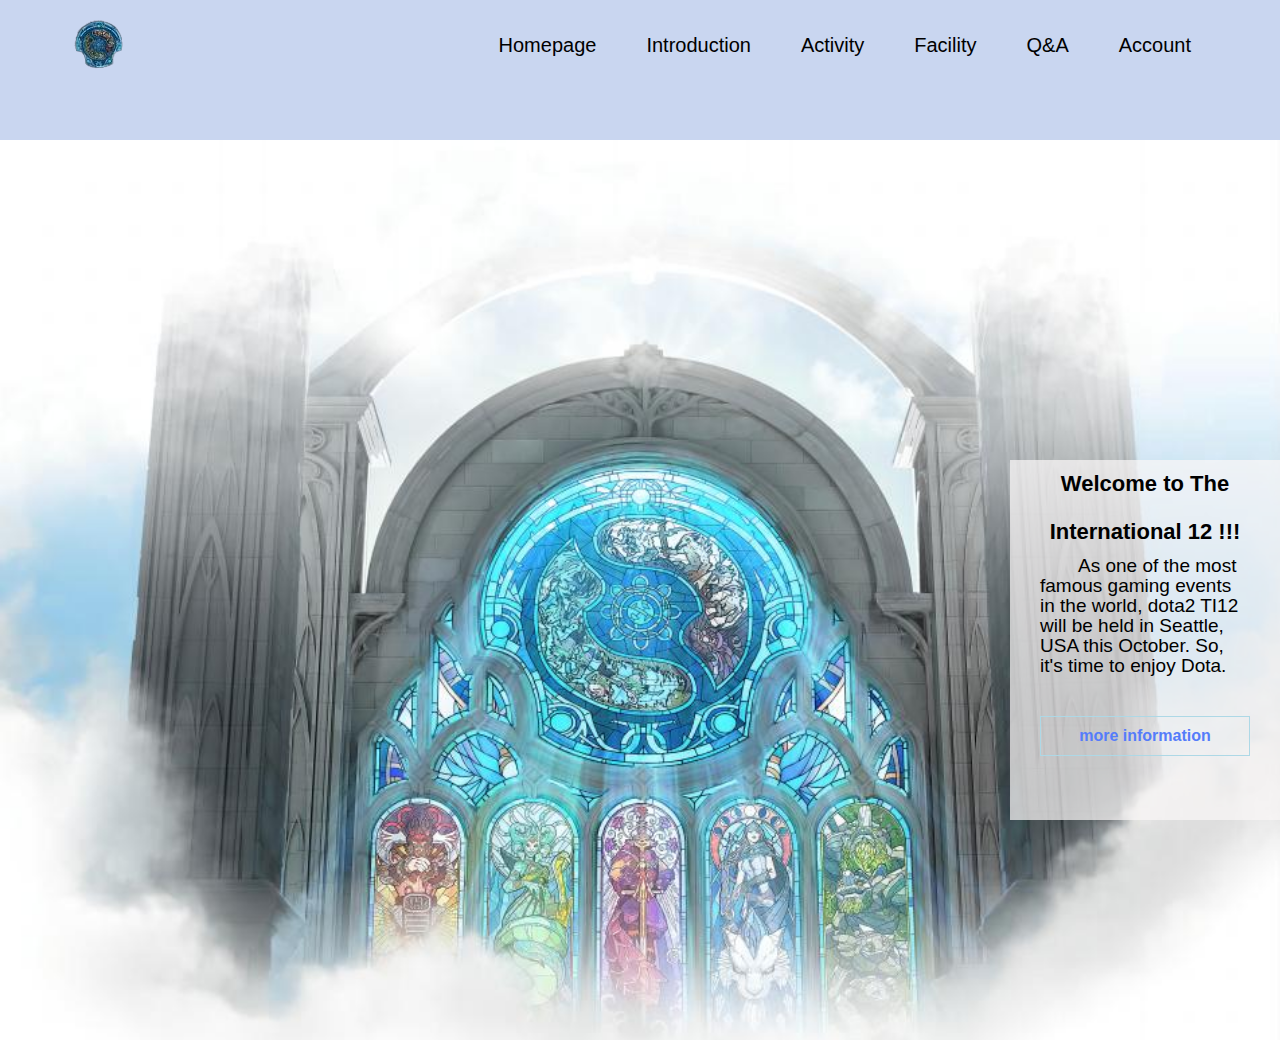
<file: src/index.html>
<!doctype html>
<html lang="en">
    <head>
        <meta charset="utf-8" />
		<meta name="viewport" content="width=device-width, user-scalable=no, initial-scale=1.0, maximum-scale=1.0, minimum-scale=1.0">
        <title>
            Welcome Come To The International 12 !!!
        </title>
        <link rel="stylesheet" href="css/style.css">
    
    </head>
    <body>       
        <div class="header w">
            <a href="index.html">
                <div class="logo">
                <img src="images/logo-1.png" alt="ti12">
                </div>
            </a>
            <div class="nav">
                <ul>
                    <li><a href="index.html">Homepage</a></li>
                    <li><a href="introduction.html">Introduction</a></li>
                    <li><a href="activity.html">Activity</a></li>
                    <li><a href="facility.html">Facility</a></li>
                    <li><a href="qa.html">Q&A</a></li>
                    <li><a href="account-login.html">Account</a></li>                  
                </ul>
               
            </div>
        </div>    
        <div class="banner">
            <div class="w">
                <div class="intro">
                    <h3>
                        Welcome to The International 12 !!!
                    </h3>
                    <div class="introtext">
                        <p>As one of the most famous gaming events in the world, dota2 TI12 will be held in Seattle, USA this October. So, it's time to enjoy Dota.</p>
                        <br>
                        <a href="introduction.html"class="more">more information</a>
                    </div>
                </div>
            </div>
        </div>
        <script src="js/script.js"></script>
    </body>
</html>
</file>
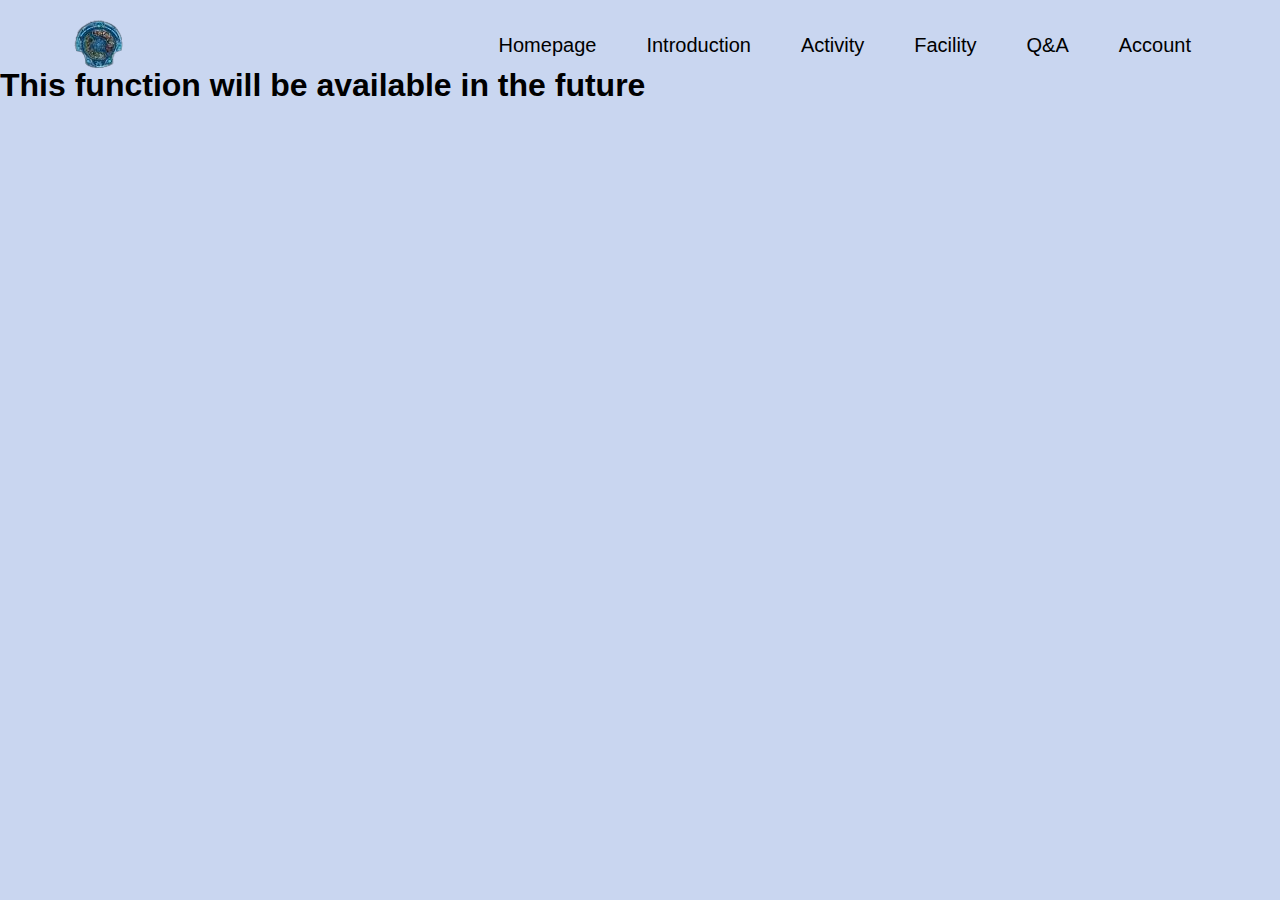
<file: src/account.html>
<!doctype html>
<html lang="en">
    <head>
        <meta charset="utf-8" />
		<meta name="viewport" content="width=device-width, user-scalable=no, initial-scale=1.0, maximum-scale=1.0, minimum-scale=1.0">
        <title>
            Welcome Come To The International 12 !!!
        </title>
        <link rel="stylesheet" href="css/style.css">
    
    </head>
    <body>       
        <div class="header w">
            <a href="index.html">
                <div class="logo">
                <img src="images/logo-1.png" alt="ti12">
                </div>
            </a>
            <div class="nav">
                <ul>
                    <li><a href="index.html">Homepage</a></li>
                    <li><a href="introduction.html">Introduction</a></li>
                    <li><a href="activity.html">Activity</a></li>
                    <li><a href="facility.html">Facility</a></li>
                    <li><a href="qa.html">Q&A</a></li>
                    <li><a href="account-login.html">Account</a></li>                  
                </ul>
               
            </div>
        </div>
        <h1>This function will be available in the future</h1>   
        <script src="js/script.js"></script>
    </body>
</html>
</file>
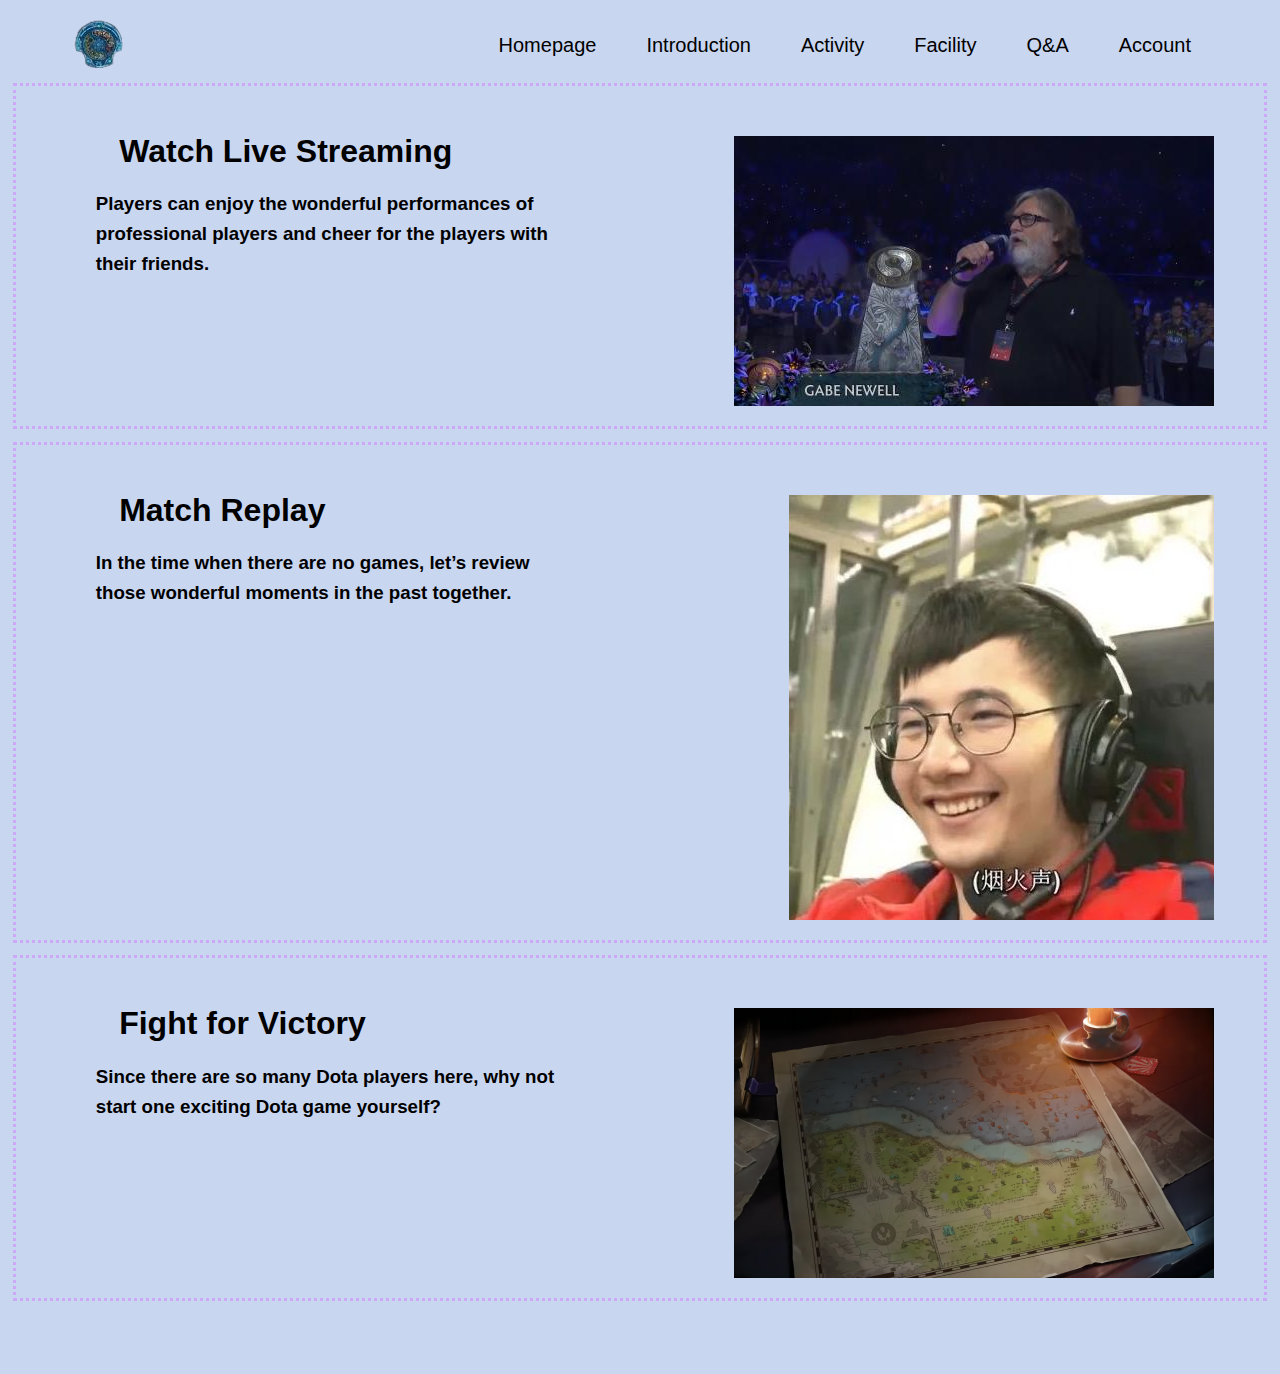
<file: src/activity.html>
<!doctype html>
<html lang="en">
    <head>
        <meta charset="utf-8" />
		<meta name="viewport" content="width=device-width, user-scalable=no, initial-scale=1.0, maximum-scale=1.0, minimum-scale=1.0">
        <title>
            Welcome Come To The International 12 !!!
        </title>
        <link rel="stylesheet" href="css/style.css">
    
    </head>
    <body>       
        <div class="header w">
            <a href="index.html">
                <div class="logo">
                <img src="images/logo-1.png" alt="ti12">
                </div>
            </a>
            <div class="nav">
                <ul>
                    <li><a href="index.html">Homepage</a></li>
                    <li><a href="introduction.html">Introduction</a></li>
                    <li><a href="activity.html">Activity</a></li>
                    <li><a href="facility.html">Facility</a></li>
                    <li><a href="qa.html">Q&A</a></li>
                    <li><a href="account-login.html">Account</a></li>                  
                </ul>
               
            </div>
        </div>
        <section class="activitycontent">
            <div class="activitybox">
                <div class="activitytext">
                    <h1>Watch Live Streaming</h1>
                    <h3>Players can enjoy the wonderful performances of professional players and cheer for the players with their friends. </h3>
                </div>
                <div class="activityimg">
                    <img src="images/Gabe(1).jpg" alt="Welcome to The International">
                </div>
            </div>
            <div class="activitybox">
                <div class="activitytext">
                    <h1>Match Replay</h1>
                    <h3>In the time when there are no games, let’s review those wonderful moments in the past together.</h3>
                </div>
                <div class="activityimg">
                    <img src="images/fy.jpg" alt="fireworks fy fireworks">
                </div>
            </div>
            <div class="activitybox">
                <div class="activitytext">
                    <h1>Fight for Victory</h1>
                    <h3>Since there are so many Dota players here, why not start one exciting Dota game yourself? </h3>
                </div>
                <div class="activityimg">
                    <img src="images/map(1).png" alt="New Map">
                </div>
            </div>
        </section>
        <br>
        <br>
        <script src="js/script.js"></script>
    </body>
</html>
</file>
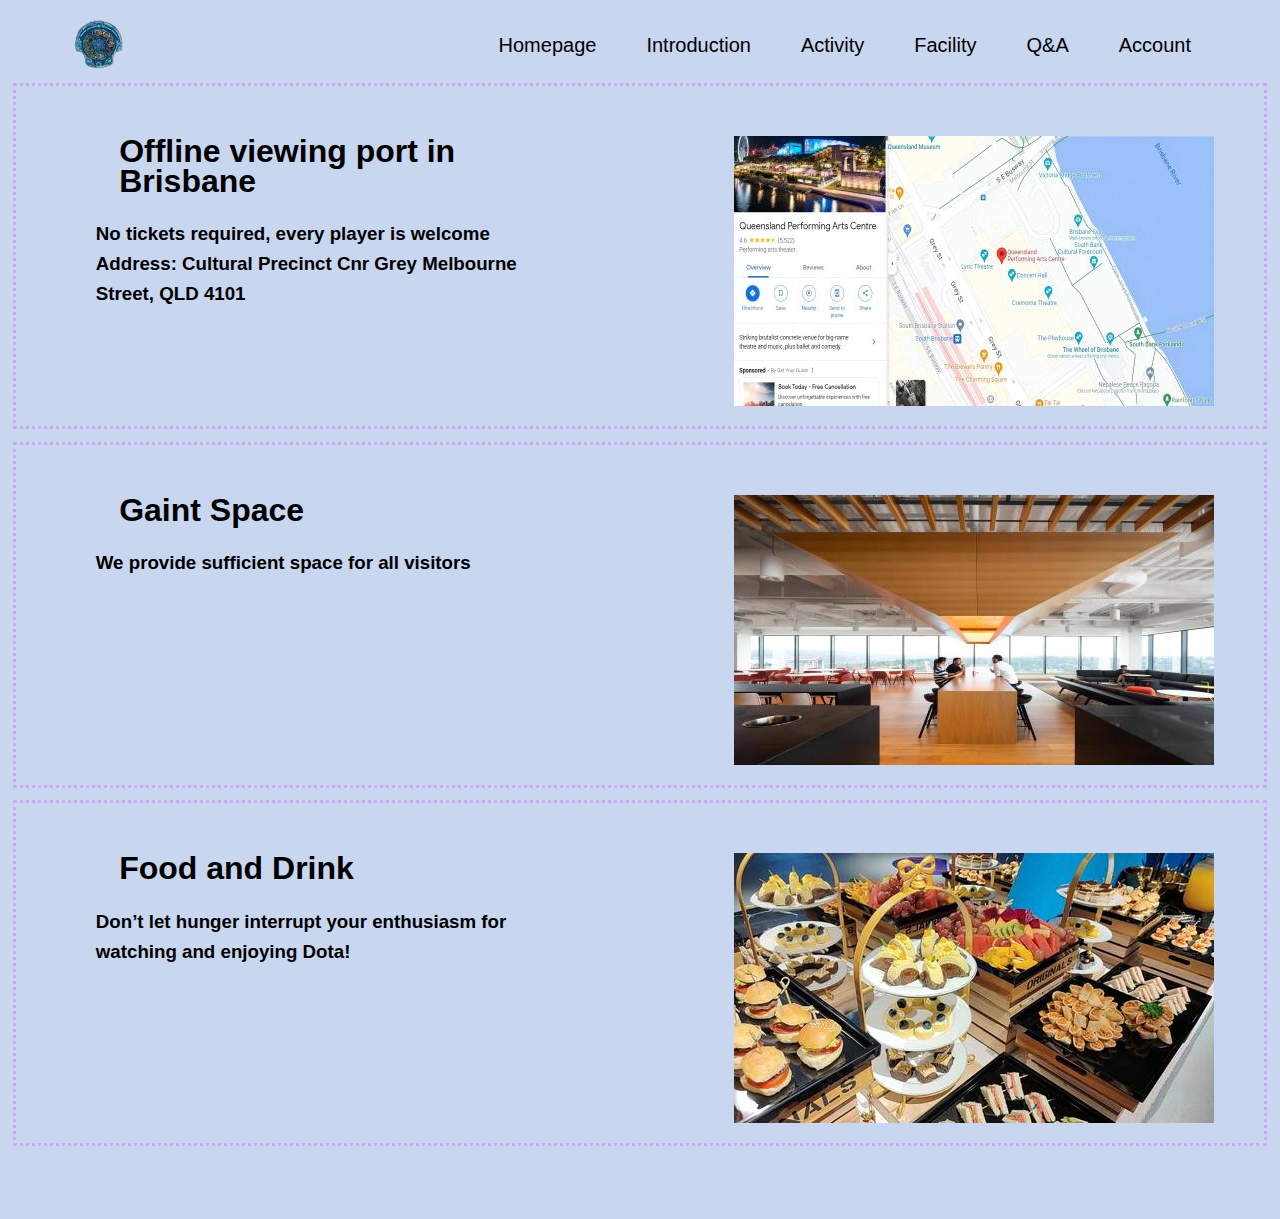
<file: src/facility.html>
<!doctype html>
<html lang="en">
    <head>
        <meta charset="utf-8" />
		<meta name="viewport" content="width=device-width, user-scalable=no, initial-scale=1.0, maximum-scale=1.0, minimum-scale=1.0">
        <title>
            Welcome Come To The International 12 !!!
        </title>
        <link rel="stylesheet" href="css/style.css">
    
    </head>
    <body>       
        <div class="header w">
            <a href="index.html">
                <div class="logo">
                <img src="images/logo-1.png" alt="ti12">
                </div>
            </a>
            <div class="nav">
                <ul>
                    <li><a href="index.html">Homepage</a></li>
                    <li><a href="introduction.html">Introduction</a></li>
                    <li><a href="activity.html">Activity</a></li>
                    <li><a href="facility.html">Facility</a></li>
                    <li><a href="qa.html">Q&A</a></li>
                    <li><a href="account-login.html">Account</a></li>                  
                </ul>
               
            </div>
        </div>
        
        <section class="facilitycontent">
            <div class="facilitybox">
                <div class="facilitytext">
                    <h1>Offline viewing port in Brisbane</h1>
                    <h3>No tickets required, every player is welcome</h3>
                    <h3>Address: Cultural Precinct Cnr Grey Melbourne Street, QLD 4101</h3>
                </div>
                <div class="facilityimg">
                    <img src="images/location(1).jpg" alt="viewing port">
                </div>
            </div>
            <div class="facilitybox">
                <div class="facilitytext">
                    <h1>Gaint Space</h1>
                    <h3>We provide sufficient space for all visitors</h3>
                </div>
                <div class="facilityimg">
                    <img src="images/space(1).jpg" alt="fireworks fy fireworks">
                </div>
            </div>
            <div class="facilitybox">
                <div class="facilitytext">
                    <h1>Food and Drink</h1>
                    <h3>Don’t let hunger interrupt your enthusiasm for watching and enjoying Dota! </h3>
                </div>
                <div class="facilityimg">
                    <img src="images/food.jpg" alt="New Map">
                </div>
            </div>
        </section>
        <br>
        <br>
        <script src="js/script.js"></script>
    </body>
</html>
</file>
<file: src/css/style.css>
*{
    margin:0;
    padding: 0;
}

.w{
    width:90%;
    margin:auto;
}

body{
    background-color: rgb(201, 214, 240);
    height: 800px;
    line-height: 30px;
    font-family: Arial, Helvetica, sans-serif;
    color: #000;
}

p{
    text-indent: 2em;
}

a{
    text-decoration: none;
}

/* nav */
.header {
    display: flex;
    align-items: center;
    justify-content: space-between;
    margin-top: 20px;
}

.logo{
    width:50px;
    height:50px;
    float:left;
    margin-left: 10px;
}

li{
    list-style: none;
}

.nav{
    float: left;
    margin-left: 50px;
}

.nav ul li{
    float:left;
    margin:0 15px;
}

.nav ul li a{
    height: 50px;
    padding: 0 10px;
    display: block;
    line-height: 50px;
    font-size: 20px;
    color: #000;
}

.nav ul li a:hover{
    border-bottom: 2px solid gray;
    color:gray
}


/* banner */
.banner{
    height:900px;
    background-color: rgb(188, 229, 241);
    width: 100%;
    margin: 70px auto;
}

.banner .w{
    height: 900px;
    width: 100%;
    background: url(../images/background-2.1.jpg) no-repeat top center;
    background-size: cover;
}

.intro{
    width: 270px;
    height: 360px;
    float: right;
    background-color: rgba(250, 246, 246, 0.719);
    margin-top: 320px;
    line-height: 20px;
}

.introimage{
    max-width:100%;
    height:auto;
}

.intro h3{
    height: 48px;
    text-align: center;
    line-height: 48px;
    font-size: 22px;
    font-family:Arial, Helvetica, sans-serif;
}

.introtext{
    padding: 0 30px;
    margin-top: 48px;
}

.introtext p{
    font-family:Verdana, Geneva, Tahoma, sans-serif;
    font-size: 19px;
    margin-bottom: 15px;
}

.introtext .more{
    height: 38px;
    font-size: 16px;
    font-weight: 700;
    border: 1px solid lightblue;
    text-align: center;
    line-height: 38px;
    color: rgb(85, 124, 250);
    display: block;
    margin-top: 5px;
}

/* box */
.box{
    width: 100%;
    height: 800px;
    margin-top: 30px;
}

.box .w{
    height: 800px;
    background:lightcyan no-repeat top center;
    margin-bottom: 100px;
}

.boxes1 ul li{
    float: left;
    width: 420px;
    height: 700px;
    margin-right: 30px;
    background-color: rgb(200, 248, 248);
    margin-bottom: 15px;
    margin-left: 30px;
}

.boxes2 ul li{
    float: left;
    width: 100%;
    height: 500px;
    margin-right: 30px;
    background-color: rgb(200, 248, 248);
    margin-bottom: 15px;
    justify-content: center;
}

.box img{
    width: 100%;
    height: 300px;
}

.boxcontent{
    height: 70px;
    font-size: 22px;
    padding: 0 28px;
    margin-top: 30px;
}

/* activity */
.activitybox{
    padding-left: 80px;
    padding-top: 50px;
    display: flex;
    justify-content: space-between;
    padding-bottom: 20px;
    margin: 1%;
    border: dotted #cea8f8;
}


.activitytext{
    width: 40%;
}

.activityimg{
    width: 60%;
    height: auto;
    max-width: 600px;
    max-height: 800px;
}

.activitycontent h1{
    margin-left: 5%;
    margin-right: auto;
    margin-bottom: 5%;
}

.activitycontent img{
    float: right;
    margin-right: 50px;
    display: block;
    width: auto;
    height: auto;
    max-width: 100%;    
}

/* facility */
.facilitybox{
    padding-left: 80px;
    padding-top: 50px;
    display: flex;
    justify-content: space-between;
    padding-bottom: 20px;
    margin: 1%;
    border: dotted #cea8f8;
}


.facilitytext{
    width: 40%;
}

.facilityimg{
    width: 60%;
    height: auto;
    max-width: 600px;
    max-height: 800px;
}

.facilitycontent h1{
    margin-left: 5%;
    margin-right: auto;
    margin-bottom: 5%;
}

.facilitycontent img{
    float: right;
    margin-right: 50px;
    display: block;
    width: auto;
    height: auto;
    max-width: 100%;    
}

/* introduction */
.introductioncontent{
    width: 100%;
    height: 1000px;
    padding: 50px;
    background-color: rgb(212, 241, 241);
}

.introductioncontent img{
    margin-right: 30px;
    height: 100%;
    width: 100%;
}

.introductiontext{
    width: 100%;
    height: 500px;
    margin-bottom: 100px;
}

.introductiontext h1{
    margin-top: 100px;
    font-size: 32px;
    padding: 10px;
    text-align: center;
}

.introductiontext p{
    font-size: 26px;
    padding: 0 28px;
    margin-top: 30px;
    height: 70px;
    margin-bottom: 100px;
}

/*Header */
.header .contertext{
	background-size: 50% width 100% height;
	background-position: center center;
	text-align: center;
	font-size: 16px;
	line-height: 38px;
}

/* Q&A and Book*/	
.centertext1{
    width: 100%;
    height: 760px;
    background-size: 50% width 100% height;
	background-position: center center;
    background-image: url(images/t-rex-g07c455318_1920.jpg);
    margin-top: 70px ;
}

.centertext2{
    width: 100%;
    height: 700px;
    background-size: 50% width 100% height;
	background-position: center center;
    background-image: url(images/dinosaur-gb72a2cc6e_1920.jpg);
    margin-top: 70px ;
}

.centertext1 figure {
	padding-top: 15px;
	padding-bottom: 15px;
}

.centertext2 figure {
	padding-top: 15px;
	padding-bottom: 15px;
}

.centertextcontent{
	text-align: center;
}

.centertextcontent h1 {
	font-size:20px ;
    font-family: Verdana, Geneva, Tahoma, sans-serif;
    font-weight: 800;
    margin-top: 30px;
}

.centertextcontent p{
    font-size: 18px;
    font-family:Arial, Helvetica, sans-serif;
    font-weight: 400;
}

.facilitycontent a{
    font-family:'Lucida Sans', 'Lucida Sans Regular', 'Lucida Grande', 'Lucida Sans Unicode', Geneva, Verdana, sans-serif;
    color: black;
}

/* account */
.header .account {
	background-size: cover;
	background-position: center center;
	text-align: center;
	font-size: 20px;
	line-height: 38px;	
}

fieldset {
	width: 900px;
    height: 500px;
    font-size: 24px;
	text-align: center;
	padding-top: 80px ;
	padding-left: 650px;
	padding-bottom: 80px;
	line-height: 40px;
    background-image: url(images/street-art-gc8bdf133c_1920.jpg);
    background-size: 50% width 100% height;
	background-position: center center;
}

button {
    font-weight: 800px;
    font-size: 22px;
    background: rgb(241, 152, 50);
    color: white;
    border:black;
    border-radius: 30px;
}

input {
	width:280px;
	height:20px;
    text-align: center;
}

/* clock */
.clock{
    position: absolute;
    top: 5%;
    left: 90%;
    transform: translate(-50%, -50%);
    width: 180px;
}

.clock p{
  width: 20px;
  text-align: center;
  font-family: Kanit;
  font-size: 20px;
  color: black;
  float: left;
  margin: -3px;
}
</file>
